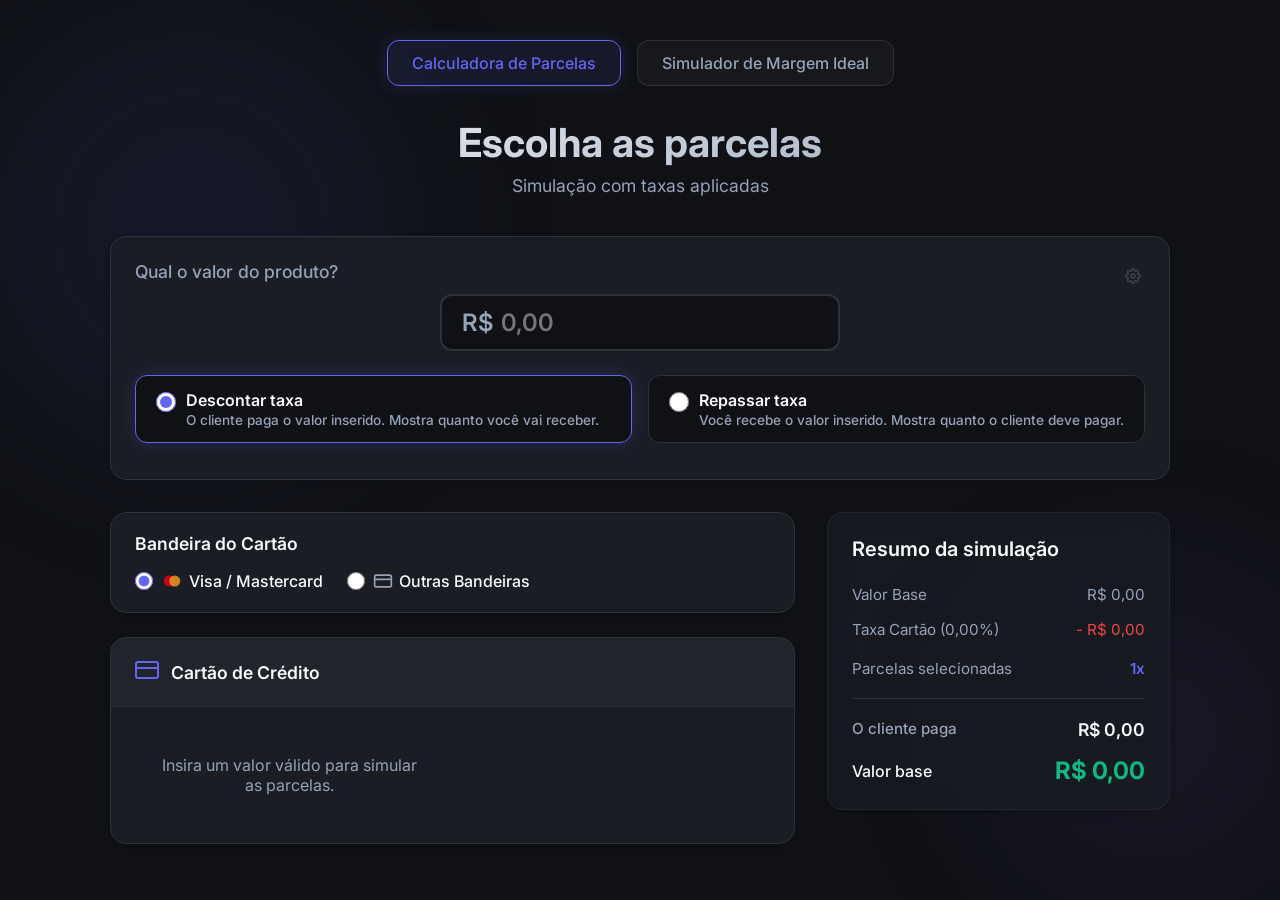
<file: index.html>
<!DOCTYPE html>
<html lang="pt-BR">
<head>
    <meta charset="UTF-8">
    <meta name="viewport" content="width=device-width, initial-scale=1.0">
    <title>Calculadora de Parcelas</title>
    <link href="https://fonts.googleapis.com/css2?family=Inter:wght@300;400;500;600;700&display=swap" rel="stylesheet">
    <link rel="stylesheet" href="styles.css">
    <link rel="stylesheet" href="simulator.css">
</head>
<body>
    <div class="app-background">
        <div class="glow glow-1"></div>
        <div class="glow glow-2"></div>
    </div>

    <div class="app-container">
        <!-- Navigation Tabs -->
        <nav class="nav-tabs fade-in">
            <a href="index.html" class="tab-link active">Calculadora de Parcelas</a>
            <a href="simulator.html" class="tab-link">Simulador de Margem Ideal</a>
        </nav>

        <header class="app-header fade-in">
            <h1>Escolha as parcelas</h1>
            <p>Simulação com taxas aplicadas</p>
        </header>
        
        <main class="main-content">
            <div class="input-section fade-in" style="animation-delay: 0.1s;">
                <div style="display: flex; justify-content: space-between; align-items: center; width: 100%;">
                    <label for="amount">Qual o valor do produto?</label>
                    <button id="toggle-extra-btn" title="Configurações Avançadas" style="background: none; border: none; cursor: pointer; color: var(--text-secondary); opacity: 0.3; transition: opacity 0.3s; padding: 4px;">
                        <svg xmlns="http://www.w3.org/2000/svg" width="16" height="16" viewBox="0 0 24 24" fill="none" stroke="currentColor" stroke-width="2" stroke-linecap="round" stroke-linejoin="round"><circle cx="12" cy="12" r="3"></circle><path d="M19.4 15a1.65 1.65 0 0 0 .33 1.82l.06.06a2 2 0 0 1 0 2.83 2 2 0 0 1-2.83 0l-.06-.06a1.65 1.65 0 0 0-1.82-.33 1.65 1.65 0 0 0-1 1.51V21a2 2 0 0 1-2 2 2 2 0 0 1-2-2v-.09A1.65 1.65 0 0 0 9 19.4a1.65 1.65 0 0 0-1.82.33l-.06.06a2 2 0 0 1-2.83 0 2 2 0 0 1 0-2.83l.06-.06a1.65 1.65 0 0 0 .33-1.82 1.65 1.65 0 0 0-1.51-1H3a2 2 0 0 1-2-2 2 2 0 0 1 2-2h.09A1.65 1.65 0 0 0 4.6 9a1.65 1.65 0 0 0-.33-1.82l-.06-.06a2 2 0 0 1 0-2.83 2 2 0 0 1 2.83 0l.06.06a1.65 1.65 0 0 0 1.82.33H9a1.65 1.65 0 0 0 1-1.51V3a2 2 0 0 1 2-2 2 2 0 0 1 2 2v.09a1.65 1.65 0 0 0 1 1.51 1.65 1.65 0 0 0 1.82-.33l.06-.06a2 2 0 0 1 2.83 0 2 2 0 0 1 0 2.83l-.06.06a1.65 1.65 0 0 0-.33 1.82V9a1.65 1.65 0 0 0 1.51 1H21a2 2 0 0 1 2 2 2 2 0 0 1-2 2h-.09a1.65 1.65 0 0 0-1.51 1z"></path></svg>
                    </button>
                </div>
                <div class="input-wrapper">
                    <span class="currency-symbol">R$</span>
                    <input type="number" id="amount" placeholder="0,00" step="0.01">
                </div>

                <!-- Novo campo de Taxa Adicional (Escondido e Controlado pelo botão acima) -->
                <div id="advanced-settings" style="display: none; width: 100%; animation: fadeIn 0.3s ease; border-top: 1px dashed var(--border-color); margin-top: 24px; padding-top: 24px;">
                    <div id="extra-tax-container" style="display: flex; flex-direction: column; align-items: center; width: 100%;">
                        <label for="extra-tax" style="font-size: 0.95rem; margin-bottom: 4px;">Adicionar taxa extra? (Opcional)</label>
                        <span style="font-size: 0.75rem; color: var(--text-secondary); margin-bottom: 12px; max-width: 80%; line-height: 1.3; text-align: center;">Essa taxa será repassada ao cliente final.</span>
                        
                        <div class="extra-tax-options" style="display: flex; gap: 16px; margin-bottom: 16px; font-size: 0.85rem; flex-wrap: wrap; justify-content: center;">
                            <label style="display: flex; align-items: center; gap: 6px; cursor: pointer;">
                                <input type="radio" name="extra_type" value="percent_total" checked style="width: 16px; height: 16px; accent-color: var(--primary);"> 
                                <span style="font-weight: 500;">% no Total</span>
                            </label>
                            <label style="display: flex; align-items: center; gap: 6px; cursor: pointer;">
                                <input type="radio" name="extra_type" value="percent_installment" style="width: 16px; height: 16px; accent-color: var(--primary);"> 
                                <span style="font-weight: 500;">% por Parcela</span>
                            </label>
                        </div>

                        <div class="input-wrapper" style="max-width: 200px; padding: 10px 16px;">
                            <input type="number" id="extra-tax" placeholder="0" step="0.01" style="text-align: right;">
                            <span class="currency-symbol" style="margin-left: 6px; margin-right: 0;">%</span>
                        </div>
                    </div>
                </div>

                <!-- Toggle de Descontar/Repassar -->
                <div class="tax-mode-toggle" style="margin-top: 24px; display: flex; gap: 16px; flex-wrap: wrap; justify-content: center; width: 100%;">
                    <label class="mode-radio" style="display: flex; align-items: flex-start; gap: 10px; cursor: pointer; background: var(--bg-base); padding: 14px 20px; border-radius: var(--radius-md); border: 1px solid var(--primary); box-shadow: var(--shadow-glow); flex: 1; min-width: 240px; transition: all 0.2s;">
                        <input type="radio" name="tax_mode" value="discount" checked style="width: 20px; height: 20px; accent-color: var(--primary); margin-top: 2px;">
                        <div style="display: flex; flex-direction: column; text-align: left;">
                            <span style="font-weight: 600; font-size: 1rem; color: var(--text-primary); margin-bottom: 2px;">Descontar taxa</span>
                            <span style="font-size: 0.85rem; color: var(--text-secondary);">O cliente paga o valor inserido. Mostra quanto você vai receber.</span>
                        </div>
                    </label>
                    <label class="mode-radio" style="display: flex; align-items: flex-start; gap: 10px; cursor: pointer; background: var(--bg-base); padding: 14px 20px; border-radius: var(--radius-md); border: 1px solid var(--border-color); flex: 1; min-width: 240px; transition: all 0.2s;">
                        <input type="radio" name="tax_mode" value="add" style="width: 20px; height: 20px; accent-color: var(--primary); margin-top: 2px;">
                        <div style="display: flex; flex-direction: column; text-align: left;">
                            <span style="font-weight: 600; font-size: 1rem; color: var(--text-primary); margin-bottom: 2px;">Repassar taxa</span>
                            <span style="font-size: 0.85rem; color: var(--text-secondary);">Você recebe o valor inserido. Mostra quanto o cliente deve pagar.</span>
                        </div>
                    </label>
                </div>
            </div>

            <div class="layout-grid">
                <!-- Left side: Installments -->
                <div class="left-column">
                    <div class="brand-selection fade-in" style="animation-delay: 0.15s; margin-bottom: 24px; background: var(--bg-surface); padding: 20px 24px; border-radius: var(--radius-lg); border: 1px solid var(--border-color); box-shadow: var(--shadow-sm);">
                        <label style="display: block; margin-bottom: 16px; font-weight: 600; color: var(--text-primary); font-size: 1.1rem;">Bandeira do Cartão</label>
                        <div style="display: flex; gap: 24px; flex-wrap: wrap;">
                            <label class="brand-radio" style="display: flex; align-items: center; gap: 6px; cursor: pointer;">
                                <input type="radio" name="card_brand" value="visa_master" checked style="width: 18px; height: 18px; accent-color: var(--primary);">
                                <div style="display: flex; align-items: center; margin-left: 2px;">
                                    <svg viewBox="0 0 24 24" width="22" height="22" xmlns="http://www.w3.org/2000/svg">
                                        <circle cx="9" cy="12" r="6" fill="#eb001b" fill-opacity="0.8"/>
                                        <circle cx="15" cy="12" r="6" fill="#f79e1b" fill-opacity="0.8"/>
                                    </svg>
                                </div>
                                <span style="font-weight: 500;">Visa / Mastercard</span>
                            </label>
                            <label class="brand-radio" style="display: flex; align-items: center; gap: 6px; cursor: pointer;">
                                <input type="radio" name="card_brand" value="other" style="width: 18px; height: 18px; accent-color: var(--primary);">
                                <div style="display: flex; align-items: center; margin-left: 2px; color: var(--text-secondary);">
                                    <svg xmlns="http://www.w3.org/2000/svg" width="20" height="20" viewBox="0 0 24 24" fill="none" stroke="currentColor" stroke-width="2" stroke-linecap="round" stroke-linejoin="round"><rect x="2" y="5" width="20" height="14" rx="2" ry="2"></rect><line x1="2" y1="10" x2="22" y2="10"></line></svg>
                                </div>
                                <span style="font-weight: 500;">Outras Bandeiras</span>
                            </label>
                        </div>
                    </div>

                    <section class="installments-section fade-in" style="animation-delay: 0.2s;">
                    <div class="card-header">
                        <div class="card-icon">
                            <!-- SVG for credit card -->
                            <svg xmlns="http://www.w3.org/2000/svg" width="24" height="24" viewBox="0 0 24 24" fill="none" stroke="currentColor" stroke-width="2" stroke-linecap="round" stroke-linejoin="round"><rect x="1" y="4" width="22" height="16" rx="2" ry="2"></rect><line x1="1" y1="10" x2="23" y2="10"></line></svg>
                        </div>
                        <span class="card-brand">Cartão de Crédito</span>
                    </div>
                    <div class="installments-grid" id="installments-container">
                        <!-- Filled by JS -->
                    </div>
                    </section>
                </div>
                
                <!-- Right side: Summary -->
                <aside class="summary-section fade-in" style="animation-delay: 0.3s;">
                    <div class="summary-card glassmorphism" id="summary-card">
                        <h2>Resumo da simulação</h2>
                        <div class="summary-details">
                            <div class="summary-row">
                                <span>Valor Base</span>
                                <span id="summary-product">R$ 0,00</span>
                            </div>
                            <div class="summary-row">
                                <span id="summary-tax-label">Taxas (0%)</span>
                                <span id="summary-tax-value" style="color: #ef4444;">- R$ 0,00</span>
                            </div>
                            <div class="summary-row" style="margin-top: 4px;">
                                <span>Parcelas selecionadas</span>
                                <span id="summary-installments" style="font-weight: 600; color: var(--primary);">1x</span>
                            </div>
                        </div>
                        
                        <div class="summary-divider"></div>
                        
                        <div class="summary-row" style="margin-bottom: 16px;">
                            <span style="font-weight: 500;">O cliente paga</span>
                            <span id="summary-buyer" style="font-weight: 600; color: var(--text-primary); font-size: 1.1rem;">R$ 0,00</span>
                        </div>
                        
                        <div class="summary-total" style="margin-bottom: 0;">
                            <span>Valor a receber</span>
                            <div class="total-price-wrapper">
                                <span id="summary-seller" class="total-price-value" style="color: var(--success);">R$ 0,00</span>
                            </div>
                        </div>
                    </div>
                </aside>
            </div>
        </main>
    </div>
    
    <script src="script.js"></script>
</body>
</html>
</file>
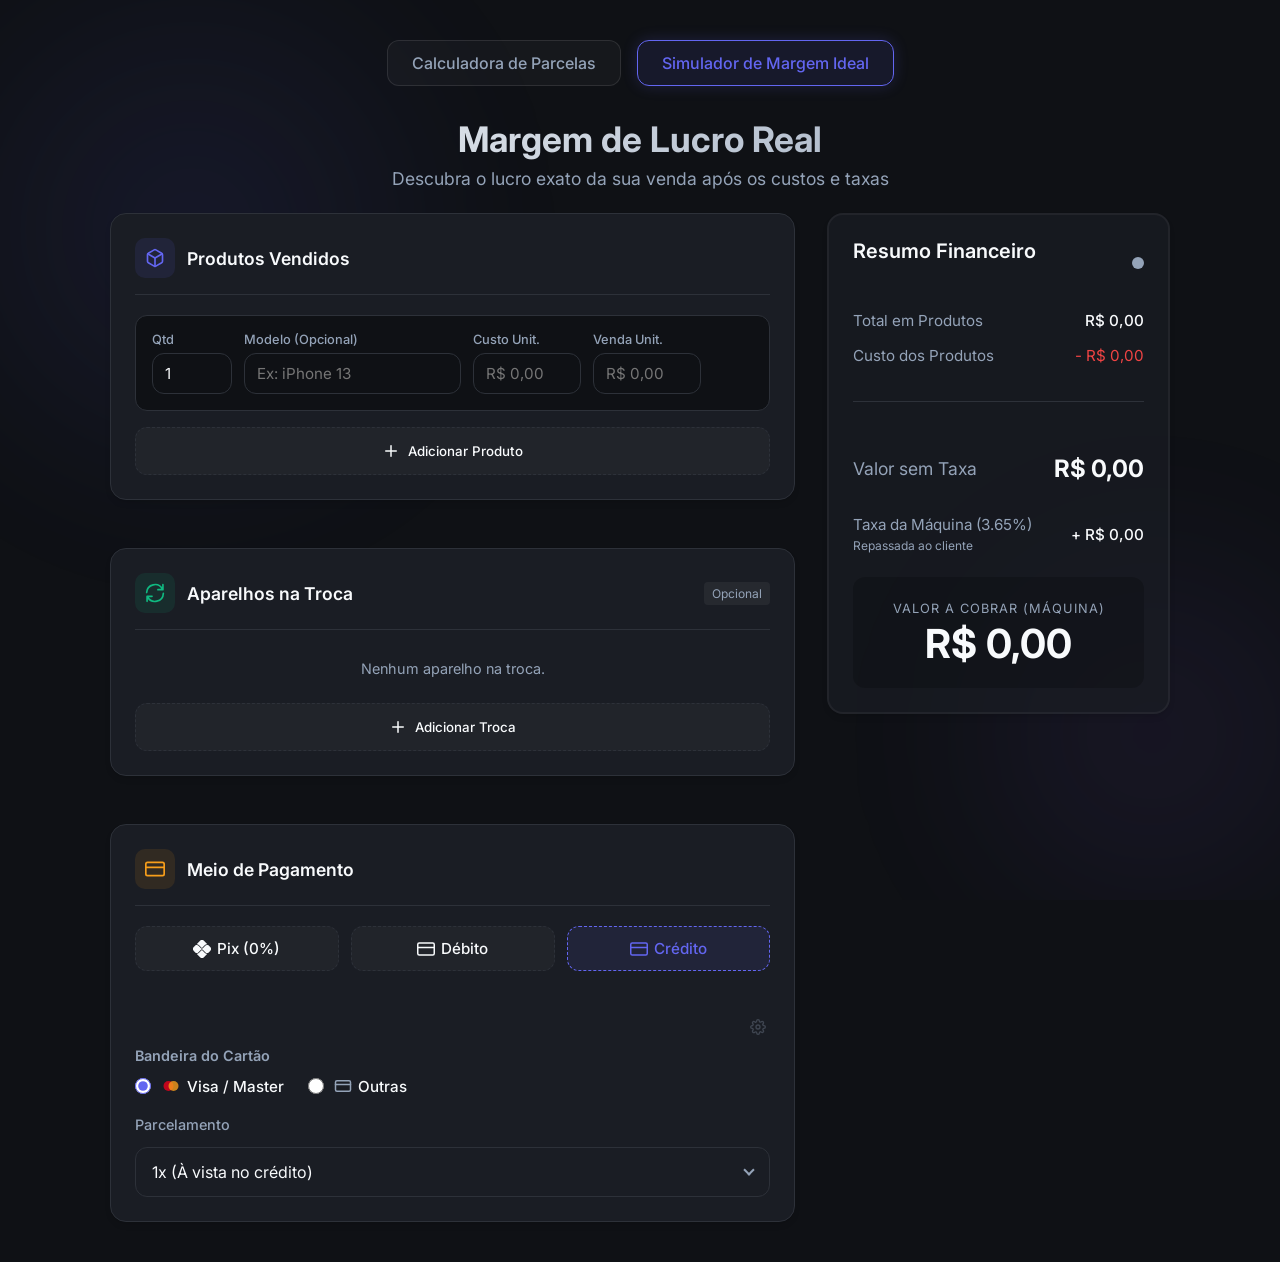
<file: simulator.html>
<!DOCTYPE html>
<html lang="pt-BR">

<head>
    <meta charset="UTF-8">
    <meta name="viewport" content="width=device-width, initial-scale=1.0">
    <title>Simulador de Margem de Lucro</title>
    <link href="https://fonts.googleapis.com/css2?family=Inter:wght@300;400;500;600;700&display=swap" rel="stylesheet">
    <link rel="stylesheet" href="styles.css">
    <link rel="stylesheet" href="simulator.css">
</head>

<body>
    <div class="app-background">
        <div class="glow glow-1"></div>
        <div class="glow glow-2"></div>
    </div>

    <div class="app-container">
        <!-- Navigation Tabs -->
        <nav class="nav-tabs fade-in">
            <a href="index.html" class="tab-link">Calculadora de Parcelas</a>
            <a href="simulator.html" class="tab-link active">Simulador de Margem Ideal</a>
        </nav>

        <header class="app-header fade-in" style="animation-delay: 0.1s; margin-bottom: 24px;">
            <h1 style="font-size: 2.2rem;">Margem de Lucro Real</h1>
            <p>Descubra o lucro exato da sua venda após os custos e taxas</p>
        </header>

        <main class="main-content">
            <div class="layout-grid">
                <!-- Left side: Form -->
                <div class="left-column simulator-left fade-in" style="animation-delay: 0.2s;">

                    <!-- Products Section -->
                    <section class="simulator-section">
                        <div class="section-header">
                            <div class="icon-wrapper">
                                <svg xmlns="http://www.w3.org/2000/svg" width="20" height="20" viewBox="0 0 24 24"
                                    fill="none" stroke="currentColor" stroke-width="2" stroke-linecap="round"
                                    stroke-linejoin="round">
                                    <path
                                        d="M21 16V8a2 2 0 0 0-1-1.73l-7-4a2 2 0 0 0-2 0l-7 4A2 2 0 0 0 3 8v8a2 2 0 0 0 1 1.73l7 4a2 2 0 0 0 2 0l7-4A2 2 0 0 0 21 16z">
                                    </path>
                                    <polyline points="3.27 6.96 12 12.01 20.73 6.96"></polyline>
                                    <line x1="12" y1="22.08" x2="12" y2="12"></line>
                                </svg>
                            </div>
                            <h2>Produtos Vendidos</h2>
                        </div>

                        <div id="products-container" class="items-container">
                            <!-- JS vai preencher as linhas de produtos aqui -->
                        </div>

                        <button id="add-product-btn" class="btn-secondary mt-16">
                            <svg xmlns="http://www.w3.org/2000/svg" width="18" height="18" viewBox="0 0 24 24"
                                fill="none" stroke="currentColor" stroke-width="2" stroke-linecap="round"
                                stroke-linejoin="round">
                                <line x1="12" y1="5" x2="12" y2="19"></line>
                                <line x1="5" y1="12" x2="19" y2="12"></line>
                            </svg>
                            Adicionar Produto
                        </button>
                    </section>

                    <!-- Trade-in Section -->
                    <section class="simulator-section mt-24">
                        <div class="section-header">
                            <div class="icon-wrapper"
                                style="color: var(--success); background: rgba(16, 185, 129, 0.1);">
                                <svg xmlns="http://www.w3.org/2000/svg" width="20" height="20" viewBox="0 0 24 24"
                                    fill="none" stroke="currentColor" stroke-width="2" stroke-linecap="round"
                                    stroke-linejoin="round">
                                    <path
                                        d="M21.5 2v6h-6M2.5 22v-6h6M2 11.5a10 10 0 0 1 18.8-4.3M22 12.5a10 10 0 0 1-18.8 4.3" />
                                </svg>
                            </div>
                            <h2>Aparelhos na Troca</h2>
                            <span class="optional-badge">Opcional</span>
                        </div>

                        <div id="tradein-container" class="items-container">
                            <!-- JS vai preencher as linhas de retoma aqui -->
                        </div>

                        <button id="add-tradein-btn" class="btn-secondary mt-16">
                            <svg xmlns="http://www.w3.org/2000/svg" width="18" height="18" viewBox="0 0 24 24"
                                fill="none" stroke="currentColor" stroke-width="2" stroke-linecap="round"
                                stroke-linejoin="round">
                                <line x1="12" y1="5" x2="12" y2="19"></line>
                                <line x1="5" y1="12" x2="19" y2="12"></line>
                            </svg>
                            Adicionar Troca
                        </button>
                    </section>

                    <!-- Payment Fees Section -->
                    <section class="simulator-section mt-24">
                        <div class="section-header">
                            <div class="icon-wrapper" style="color: #f79e1b; background: rgba(247, 158, 27, 0.1);">
                                <svg xmlns="http://www.w3.org/2000/svg" width="20" height="20" viewBox="0 0 24 24"
                                    fill="none" stroke="currentColor" stroke-width="2" stroke-linecap="round"
                                    stroke-linejoin="round">
                                    <rect x="1" y="4" width="22" height="16" rx="2" ry="2"></rect>
                                    <line x1="1" y1="10" x2="23" y2="10"></line>
                                </svg>
                            </div>
                            <h2>Meio de Pagamento</h2>
                        </div>

                        <div class="payment-setup">
                            <!-- Payment Method Selection -->
                            <div class="payment-methods" style="margin-bottom: 24px; display: flex; gap: 12px;">
                                <button class="btn-secondary payment-method-btn" data-method="pix"
                                    style="flex: 1; padding: 12px; font-size: 0.95rem; display: flex; align-items: center; justify-content: center; gap: 6px;">
                                    <svg width="18" height="18" viewBox="0 0 24 24" fill="currentColor"
                                        xmlns="http://www.w3.org/2000/svg">
                                        <path
                                            d="M5.283 18.36a3.505 3.505 0 0 0 2.493-1.032l3.6-3.6a.684.684 0 0 1 .946 0l3.613 3.613a3.504 3.504 0 0 0 2.493 1.032h.71l-4.56 4.56a3.647 3.647 0 0 1-5.156 0L4.85 18.36ZM18.428 5.627a3.505 3.505 0 0 0-2.493 1.032l-3.613 3.614a.67.67 0 0 1-.946 0l-3.6-3.6A3.505 3.505 0 0 0 5.283 5.64h-.434l4.573-4.572a3.646 3.646 0 0 1 5.156 0l4.559 4.559ZM1.068 9.422 3.79 6.699h1.492a2.483 2.483 0 0 1 1.744.722l3.6 3.6a1.73 1.73 0 0 0 2.443 0l3.614-3.613a2.482 2.482 0 0 1 1.744-.723h1.767l2.737 2.737a3.646 3.646 0 0 1 0 5.156l-2.736 2.736h-1.768a2.482 2.482 0 0 1-1.744-.722l-3.613-3.613a1.77 1.77 0 0 0-2.444 0l-3.6 3.6a2.483 2.483 0 0 1-1.744.722H3.791l-2.723-2.723a3.646 3.646 0 0 1 0-5.156" />
                                    </svg>
                                    Pix (0%)
                                </button>
                                <button class="btn-secondary payment-method-btn" data-method="debito"
                                    style="flex: 1; padding: 12px; font-size: 0.95rem; display: flex; align-items: center; justify-content: center; gap: 6px;">
                                    <svg xmlns="http://www.w3.org/2000/svg" width="18" height="18" viewBox="0 0 24 24"
                                        fill="none" stroke="currentColor" stroke-width="2" stroke-linecap="round"
                                        stroke-linejoin="round">
                                        <rect x="1" y="4" width="22" height="16" rx="2" ry="2"></rect>
                                        <line x1="1" y1="10" x2="23" y2="10"></line>
                                    </svg>
                                    Débito
                                </button>
                                <button class="btn-secondary payment-method-btn active" data-method="credito"
                                    style="flex: 1; padding: 12px; font-size: 0.95rem; border-color: var(--primary); background: rgba(99, 102, 241, 0.1); color: var(--primary); display: flex; align-items: center; justify-content: center; gap: 6px;">
                                    <svg xmlns="http://www.w3.org/2000/svg" width="18" height="18" viewBox="0 0 24 24"
                                        fill="none" stroke="currentColor" stroke-width="2" stroke-linecap="round"
                                        stroke-linejoin="round">
                                        <rect x="1" y="4" width="22" height="16" rx="2" ry="2"></rect>
                                        <line x1="1" y1="10" x2="23" y2="10"></line>
                                    </svg>
                                    Crédito
                                </button>
                            </div>

                            <!-- Conditionally Visible Credit Options -->
                            <div id="credit-options-container"
                                style="display: flex; flex-direction: column; gap: 20px;">
                                
                                <div style="display: flex; justify-content: flex-end; align-items: center; width: 100%; margin-bottom: -15px; position: relative; z-index: 10;">
                                    <button id="toggle-extra-btn" title="Configurações Avançadas" style="background: none; border: none; cursor: pointer; color: var(--text-secondary); opacity: 0.3; transition: opacity 0.3s; padding: 4px;">
                                        <svg xmlns="http://www.w3.org/2000/svg" width="16" height="16" viewBox="0 0 24 24" fill="none" stroke="currentColor" stroke-width="2" stroke-linecap="round" stroke-linejoin="round"><circle cx="12" cy="12" r="3"></circle><path d="M19.4 15a1.65 1.65 0 0 0 .33 1.82l.06.06a2 2 0 0 1 0 2.83 2 2 0 0 1-2.83 0l-.06-.06a1.65 1.65 0 0 0-1.82-.33 1.65 1.65 0 0 0-1 1.51V21a2 2 0 0 1-2 2 2 2 0 0 1-2-2v-.09A1.65 1.65 0 0 0 9 19.4a1.65 1.65 0 0 0-1.82.33l-.06.06a2 2 0 0 1-2.83 0 2 2 0 0 1 0-2.83l.06-.06a1.65 1.65 0 0 0 .33-1.82 1.65 1.65 0 0 0-1.51-1H3a2 2 0 0 1-2-2 2 2 0 0 1 2-2h.09A1.65 1.65 0 0 0 4.6 9a1.65 1.65 0 0 0-.33-1.82l-.06-.06a2 2 0 0 1 0-2.83 2 2 0 0 1 2.83 0l.06.06a1.65 1.65 0 0 0 1.82.33H9a1.65 1.65 0 0 0 1-1.51V3a2 2 0 0 1 2-2 2 2 0 0 1 2 2v.09a1.65 1.65 0 0 0 1 1.51 1.65 1.65 0 0 0 1.82-.33l.06-.06a2 2 0 0 1 2.83 0 2 2 0 0 1 0 2.83l-.06.06a1.65 1.65 0 0 0-.33 1.82V9a1.65 1.65 0 0 0 1.51 1H21a2 2 0 0 1 2 2 2 2 0 0 1-2 2h-.09a1.65 1.65 0 0 0-1.51 1z"></path></svg>
                                    </button>
                                </div>
                                
                                <!-- Brand Selection -->
                                <div class="brand-selection">
                                    <label
                                        style="display: block; margin-bottom: 12px; font-weight: 600; font-size: 0.9rem; color: var(--text-secondary);">Bandeira
                                        do Cartão</label>
                                    <div style="display: flex; gap: 24px; flex-wrap: wrap;">
                                        <label class="brand-radio"
                                            style="display: flex; align-items: center; gap: 6px; cursor: pointer;">
                                            <input type="radio" name="card_brand" id="brand-visa-master"
                                                value="visa_master" checked
                                                style="width: 16px; height: 16px; accent-color: var(--primary);">
                                            <div style="display: flex; align-items: center; margin-left: 4px;">
                                                <svg viewBox="0 0 24 24" width="20" height="20"
                                                    xmlns="http://www.w3.org/2000/svg">
                                                    <circle cx="9" cy="12" r="6" fill="#eb001b" fill-opacity="0.8" />
                                                    <circle cx="15" cy="12" r="6" fill="#f79e1b" fill-opacity="0.8" />
                                                </svg>
                                            </div>
                                            <span style="font-size: 0.95rem; font-weight: 500;">Visa / Master</span>
                                        </label>
                                        <label class="brand-radio"
                                            style="display: flex; align-items: center; gap: 6px; cursor: pointer;">
                                            <input type="radio" name="card_brand" id="brand-other" value="other"
                                                style="width: 16px; height: 16px; accent-color: var(--primary);">
                                            <div
                                                style="display: flex; align-items: center; margin-left: 4px; color: var(--text-secondary);">
                                                <svg xmlns="http://www.w3.org/2000/svg" width="18" height="18"
                                                    viewBox="0 0 24 24" fill="none" stroke="currentColor"
                                                    stroke-width="2" stroke-linecap="round" stroke-linejoin="round">
                                                    <rect x="2" y="5" width="20" height="14" rx="2" ry="2"></rect>
                                                    <line x1="2" y1="10" x2="22" y2="10"></line>
                                                </svg>
                                            </div>
                                            <span style="font-size: 0.95rem; font-weight: 500;">Outras</span>
                                        </label>
                                    </div>
                                </div>

                                <!-- Installment Selection (Custom Dropdown) -->
                                <div class="form-group" style="flex: 1;">
                                    <label
                                        style="font-size: 0.9rem; color: var(--text-secondary); margin-bottom: 8px; display: block;">Parcelamento</label>
                                    <div class="custom-select" id="installment-custom-select">
                                        <div class="select-selected">1x (À vista no crédito)</div>
                                        <div class="select-items select-hide">
                                            <div data-value="1" class="same-as-selected">1x (À vista no crédito)</div>
                                            <div data-value="2">2x</div>
                                            <div data-value="3">3x</div>
                                            <div data-value="4">4x</div>
                                            <div data-value="5">5x</div>
                                            <div data-value="6">6x</div>
                                            <div data-value="7">7x</div>
                                            <div data-value="8">8x</div>
                                            <div data-value="9">9x</div>
                                            <div data-value="10">10x</div>
                                            <div data-value="11">11x</div>
                                            <div data-value="12">12x</div>
                                            <div data-value="13">13x</div>
                                            <div data-value="14">14x</div>
                                            <div data-value="15">15x</div>
                                            <div data-value="16">16x</div>
                                            <div data-value="17">17x</div>
                                            <div data-value="18">18x</div>
                                        </div>
                                    </div>
                                </div>

                                <!-- Novo campo de Taxa Adicional (Escondido e Controlado pelo botão acima) -->
                                <div id="advanced-settings" style="display: none; width: 100%; animation: fadeIn 0.3s ease; border-top: 1px dashed var(--border-color); margin-top: 10px; padding-top: 24px;">
                                    <div id="extra-tax-container" style="display: flex; flex-direction: column; align-items: center; width: 100%;">
                                        <label for="extra-tax" style="font-size: 0.95rem; margin-bottom: 4px;">Adicionar taxa extra? (Opcional)</label>
                                        <span style="font-size: 0.75rem; color: var(--text-secondary); margin-bottom: 12px; max-width: 80%; line-height: 1.3; text-align: center;">Essa taxa será repassada ao cliente final.</span>
                                        
                                        <div class="extra-tax-options" style="display: flex; gap: 16px; margin-bottom: 16px; font-size: 0.85rem; flex-wrap: wrap; justify-content: center;">
                                            <label style="display: flex; align-items: center; gap: 6px; cursor: pointer;">
                                                <input type="radio" name="extra_type" value="percent_total" checked style="width: 16px; height: 16px; accent-color: var(--primary);"> 
                                                <span style="font-weight: 500;">% no Total</span>
                                            </label>
                                            <label style="display: flex; align-items: center; gap: 6px; cursor: pointer;">
                                                <input type="radio" name="extra_type" value="percent_installment" style="width: 16px; height: 16px; accent-color: var(--primary);"> 
                                                <span style="font-weight: 500;">% por Parcela</span>
                                            </label>
                                        </div>

                                        <div class="input-wrapper" style="max-width: 200px; padding: 10px 16px;">
                                            <input type="number" id="extra-tax" placeholder="0" step="0.01" style="text-align: right;">
                                            <span class="currency-symbol" style="margin-left: 6px; margin-right: 0;">%</span>
                                        </div>
                                    </div>
                                </div>
                            </div>
                        </div>
                    </section>

                </div>

                <!-- Right side: Summary Dashboard -->
                <aside class="summary-section fade-in" style="animation-delay: 0.3s;">
                    <!-- The color of this card will change dynamically via JS -->
                    <div class="summary-card glassmorphism profit-dashboard" id="profit-dashboard">
                        <div class="dashboard-header">
                            <h2>Resumo Financeiro</h2>
                            <div id="health-indicator" class="health-pulse"></div>
                        </div>

                        <div class="summary-details">
                            <div class="summary-row">
                                <span>Total em Produtos</span>
                                <span id="sum-sales" style="color: var(--text-primary); font-weight: 500;">R$
                                    0,00</span>
                            </div>
                            <div class="summary-row">
                                <span>Custo dos Produtos</span>
                                <span id="sum-costs" style="color: #ef4444;">- R$ 0,00</span>
                            </div>
                            <div class="summary-row" id="row-tradein" style="display: none;">
                                <span>Aparelhos na Troca</span>
                                <span id="sum-tradein" style="color: var(--success);">(Abate) R$ 0,00</span>
                            </div>

                            <div class="summary-divider"></div>

                            <div class="summary-row"
                                style="margin-bottom: 16px; margin-top: 16px; align-items: center;">
                                <span style="font-size: 1.1rem; color: var(--text-secondary);">Valor sem Taxa</span>
                                <span id="base-amount"
                                    style="color: var(--text-primary); font-weight: 700; font-size: 1.5rem;">R$
                                    0,00</span>
                            </div>

                            <div class="summary-row" style="align-items: center;">
                                <div style="display: flex; flex-direction: column; gap: 4px;">
                                    <span>Taxa da Máquina (<span id="active-fee-label">0%</span>)</span>
                                    <span style="font-size: 0.75rem; color: var(--text-secondary);">Repassada ao
                                        cliente</span>
                                </div>
                                <span id="sum-fees" style="color: var(--text-primary); font-weight: 500;">+ R$
                                    0,00</span>
                            </div>
                        </div>

                        <div class="profit-highlight">
                            <span class="profit-label">VALOR A COBRAR (MÁQUINA)</span>
                            <div class="profit-value-wrapper">
                                <span id="card-amount" class="profit-value">R$ 0,00</span>
                            </div>
                        </div>

                        <div id="alert-message" class="alert-message" style="display: none;">
                            Atenção: Você está tendo prejuízo nesta venda!
                        </div>
                    </div>
                </aside>
            </div>
        </main>
    </div>

    <script src="simulator.js"></script>
</body>

</html>
</file>
<file: styles.css>
:root {
    --bg-base: #0f1115;
    --bg-surface: #1a1d24;
    --bg-surface-hover: #242831;
    --border-color: #2d3139;
    --primary: #6366f1;
    --primary-hover: #4f46e5;
    --text-primary: #f8fafc;
    --text-secondary: #94a3b8;
    --success: #10b981;
    --radius-lg: 16px;
    --radius-md: 12px;
    --shadow-sm: 0 4px 6px -1px rgba(0, 0, 0, 0.1), 0 2px 4px -1px rgba(0, 0, 0, 0.06);
    --shadow-glow: 0 0 20px rgba(99, 102, 241, 0.2);
}

* {
    margin: 0;
    padding: 0;
    box-sizing: border-box;
    font-family: 'Inter', sans-serif;
}

body {
    background-color: var(--bg-base);
    color: var(--text-primary);
    min-height: 100vh;
    display: flex;
    justify-content: center;
    position: relative;
    overflow-x: hidden;
}

/* Background Effects */
.app-background {
    position: fixed;
    top: 0;
    left: 0;
    width: 100vw;
    height: 100vh;
    z-index: -1;
    overflow: hidden;
}

.glow {
    position: absolute;
    border-radius: 50%;
    filter: blur(80px);
    opacity: 0.4;
}

.glow-1 {
    top: -10%;
    left: -10%;
    width: 50vw;
    height: 50vw;
    background: radial-gradient(circle, rgba(99,102,241,0.3) 0%, rgba(15,17,21,0) 70%);
}

.glow-2 {
    bottom: -10%;
    right: -10%;
    width: 40vw;
    height: 40vw;
    background: radial-gradient(circle, rgba(139,92,246,0.25) 0%, rgba(15,17,21,0) 70%);
}

/* App Container */
.app-container {
    width: 100%;
    max-width: 1100px;
    padding: 40px 20px;
}

.app-header {
    margin-bottom: 40px;
    text-align: center;
}

.app-header h1 {
    font-size: 2.5rem;
    font-weight: 700;
    margin-bottom: 8px;
    background: linear-gradient(135deg, #f8fafc 0%, #94a3b8 100%);
    -webkit-background-clip: text;
    -webkit-text-fill-color: transparent;
}

.app-header p {
    color: var(--text-secondary);
    font-size: 1.1rem;
}

/* Amount Input Section */
.input-section {
    background: var(--bg-surface);
    border: 1px solid var(--border-color);
    border-radius: var(--radius-lg);
    padding: 24px;
    margin-bottom: 32px;
    box-shadow: var(--shadow-sm);
    display: flex;
    flex-direction: column;
    align-items: center;
    text-align: center;
}

.input-section label {
    font-weight: 500;
    color: var(--text-secondary);
    margin-bottom: 12px;
    font-size: 1.1rem;
}

.input-wrapper {
    position: relative;
    display: flex;
    align-items: center;
    background: var(--bg-base);
    border: 2px solid var(--border-color);
    border-radius: var(--radius-md);
    padding: 12px 20px;
    width: 100%;
    max-width: 400px;
    transition: all 0.3s ease;
}

.input-wrapper:focus-within {
    border-color: var(--primary);
    box-shadow: var(--shadow-glow);
}

.currency-symbol {
    color: var(--text-secondary);
    font-size: 1.5rem;
    font-weight: 600;
    margin-right: 8px;
}

.input-wrapper input {
    background: transparent;
    border: none;
    color: var(--text-primary);
    font-size: 1.5rem;
    font-weight: 600;
    width: 100%;
    outline: none;
}

/* Chrome, Safari, Edge, Opera */
input::-webkit-outer-spin-button,
input::-webkit-inner-spin-button {
  -webkit-appearance: none;
  margin: 0;
}
input[type=number] {
  -moz-appearance: textfield;
}

/* Layout Grid */
.layout-grid {
    display: grid;
    grid-template-columns: 2fr 1fr;
    gap: 32px;
}

@media (max-width: 860px) {
    .layout-grid {
        grid-template-columns: 1fr;
    }
}

/* Left Section */
.installments-section {
    background: var(--bg-surface);
    border: 1px solid var(--border-color);
    border-radius: var(--radius-lg);
    overflow: hidden;
    box-shadow: var(--shadow-sm);
}

.card-header {
    background: rgba(255, 255, 255, 0.03);
    padding: 20px 24px;
    border-bottom: 1px solid var(--border-color);
    display: flex;
    align-items: center;
    gap: 12px;
}

.card-icon svg {
    color: var(--primary);
}

.card-brand {
    font-weight: 600;
    font-size: 1.1rem;
    color: var(--text-primary);
}

/* Installments Grid */
.installments-grid {
    display: grid;
    grid-template-columns: repeat(2, 1fr);
    gap: 16px;
    padding: 24px;
}

@media (max-width: 600px) {
    .installments-grid {
        grid-template-columns: 1fr;
    }
}

.installment-item {
    border: 1px solid var(--border-color);
    border-radius: var(--radius-md);
    padding: 16px;
    cursor: pointer;
    transition: all 0.2s;
    background: var(--bg-base);
}

.installment-item:hover {
    border-color: var(--primary);
    background-color: var(--bg-surface-hover);
}

.installment-label {
    display: flex;
    justify-content: space-between;
    align-items: center;
    cursor: pointer;
    width: 100%;
    height: 100%;
}

.radio-container {
    display: flex;
    align-items: center;
    gap: 16px;
}

/* Custom Radio */
.radio-input {
    display: none;
}

.radio-custom {
    width: 20px;
    height: 20px;
    border-radius: 50%;
    border: 2px solid var(--text-secondary);
    position: relative;
    transition: all 0.2s ease;
    flex-shrink: 0;
}

.radio-input:checked + .radio-custom {
    border-color: var(--primary);
}

.radio-input:checked + .radio-custom::after {
    content: '';
    width: 10px;
    height: 10px;
    background: var(--primary);
    border-radius: 50%;
    position: absolute;
    top: 50%;
    left: 50%;
    transform: translate(-50%, -50%);
    box-shadow: 0 0 8px var(--primary);
}

.installment-details {
    display: flex;
    flex-direction: column;
}

.installment-title {
    font-size: 1.05rem;
    font-weight: 500;
}

.installment-interest {
    font-size: 0.85rem;
    color: var(--text-secondary);
    margin-top: 2px;
}

.installment-total {
    color: var(--text-secondary);
    font-weight: 500;
}

/* Active State */
.installment-item.active {
    background-color: rgba(99, 102, 241, 0.08);
    border-color: var(--primary);
    box-shadow: var(--shadow-glow);
}

.installment-item.active .installment-total {
    color: var(--primary);
}

/* Right Section */
.summary-card {
    background: rgba(26, 29, 36, 0.7);
    backdrop-filter: blur(12px);
    -webkit-backdrop-filter: blur(12px);
    border: 1px solid rgba(255, 255, 255, 0.05);
    border-radius: var(--radius-lg);
    padding: 24px;
    position: sticky;
    top: 24px;
    box-shadow: var(--shadow-sm);
}

.summary-card h2 {
    font-size: 1.25rem;
    font-weight: 600;
    margin-bottom: 24px;
    color: var(--text-primary);
}

.summary-details {
    display: flex;
    flex-direction: column;
    gap: 16px;
}

.summary-row {
    display: flex;
    justify-content: space-between;
    font-size: 0.95rem;
    color: var(--text-secondary);
}

.text-success {
    color: var(--success);
    font-weight: 500;
}

.summary-divider {
    height: 1px;
    background: var(--border-color);
    margin: 20px 0;
}

.summary-total {
    display: flex;
    justify-content: space-between;
    align-items: center;
    margin-bottom: 24px;
}

.summary-total > span {
    font-weight: 500;
    color: var(--text-primary);
}

.total-price-wrapper {
    text-align: right;
    display: flex;
    flex-direction: column;
}

.total-price-label {
    font-size: 0.8rem;
    color: var(--text-secondary);
    margin-bottom: 4px;
}

.total-price-value {
    font-size: 1.5rem;
    font-weight: 700;
    color: var(--text-primary);
}

.btn-primary {
    width: 100%;
    padding: 16px;
    border-radius: var(--radius-md);
    background: var(--primary);
    color: white;
    font-weight: 600;
    font-size: 1rem;
    border: none;
    cursor: pointer;
    display: flex;
    justify-content: center;
    align-items: center;
    gap: 8px;
    transition: all 0.2s ease;
    box-shadow: 0 4px 14px rgba(99, 102, 241, 0.4);
}

.btn-primary:hover {
    background: var(--primary-hover);
    transform: translateY(-2px);
    box-shadow: 0 6px 20px rgba(99, 102, 241, 0.6);
}

.btn-primary:active {
    transform: translateY(0);
}

/* Animations */
.fade-in {
    opacity: 0;
    transform: translateY(20px);
    animation: fadeIn 0.6s ease forwards;
}

@keyframes fadeIn {
    to {
        opacity: 1;
        transform: translateY(0);
    }
}

/* Header Top & Logout */
.header-top {
    display: flex;
    justify-content: flex-end;
    width: 100%;
    margin-bottom: -15px;
    position: relative;
    z-index: 10;
}

.btn-logout {
    background: rgba(255, 255, 255, 0.05);
    border: 1px solid rgba(255, 255, 255, 0.1);
    color: var(--text-secondary);
    padding: 8px 16px;
    border-radius: var(--radius-md);
    cursor: pointer;
    display: flex;
    align-items: center;
    gap: 8px;
    font-size: 0.9rem;
    transition: all 0.2s ease;
}

.btn-logout:hover {
    background: rgba(239, 68, 68, 0.1);
    color: #ef4444;
    border-color: rgba(239, 68, 68, 0.3);
}
</file>
<file: simulator.css>
/* ==========================================================================
   Simulator Specific Styles
   ========================================================================== */

   /* --- Navigation Tabs --- */
   .nav-tabs {
       display: flex;
       justify-content: center;
       gap: 16px;
       margin-bottom: 32px;
       flex-wrap: wrap;
   }
   
   .tab-link {
       padding: 12px 24px;
       border-radius: var(--radius-md);
       background: rgba(255, 255, 255, 0.03);
       color: var(--text-secondary);
       font-weight: 500;
       text-decoration: none;
       border: 1px solid rgba(255, 255, 255, 0.1);
       transition: all 0.2s ease;
   }
   
   .tab-link:hover {
       background: rgba(255, 255, 255, 0.08);
       color: var(--text-primary);
   }
   
   .tab-link.active {
       background: rgba(99, 102, 241, 0.1);
       color: var(--primary);
       border-color: var(--primary);
       box-shadow: 0 0 15px rgba(99, 102, 241, 0.2);
   }
   
   /* --- Simulator Layout --- */
   .simulator-left {
       display: flex;
       flex-direction: column;
       gap: 24px;
   }
   
   .simulator-section {
       background: var(--bg-surface);
       border: 1px solid var(--border-color);
       border-radius: var(--radius-lg);
       padding: 24px;
       box-shadow: var(--shadow-sm);
   }
   
   .section-header {
       display: flex;
       align-items: center;
       gap: 12px;
       margin-bottom: 20px;
       border-bottom: 1px solid var(--border-color);
       padding-bottom: 16px;
   }
   
   .section-header h2 {
       font-size: 1.1rem;
       font-weight: 600;
       color: var(--text-primary);
       margin: 0;
   }
   
   .icon-wrapper {
       display: flex;
       align-items: center;
       justify-content: center;
       width: 40px;
       height: 40px;
       border-radius: 10px;
       background: rgba(99, 102, 241, 0.1);
       color: var(--primary);
   }
   
   .optional-badge {
       margin-left: auto;
       font-size: 0.75rem;
       padding: 4px 8px;
       background: rgba(255, 255, 255, 0.05);
       border-radius: 4px;
       color: var(--text-secondary);
   }
   
   /* --- Dynamic Items (Products/Trade-in) --- */
   .items-container {
       display: flex;
       flex-direction: column;
       gap: 16px;
   }
   
   .item-row {
       display: grid;
       grid-template-columns: 80px 2fr 1fr 1fr 40px;
       gap: 12px;
       align-items: end;
       padding: 16px;
       background: var(--bg-base);
       border: 1px solid var(--border-color);
       border-radius: var(--radius-md);
       animation: fadeIn 0.3s ease;
   }
   
   .item-row.tradein-row {
       grid-template-columns: 2fr 1fr 40px;
   }
   
   @media (max-width: 768px) {
       .item-row {
           grid-template-columns: 1fr;
           gap: 16px;
           padding: 20px 16px;
       }
       .item-row.tradein-row {
           grid-template-columns: 1fr;
       }
       .remove-btn {
           margin-top: 8px;
           width: 100%;
           justify-content: center;
       }
   }
   
   .form-group {
       display: flex;
       flex-direction: column;
       gap: 6px;
   }
   
   .form-group label {
       font-size: 0.8rem;
       color: var(--text-secondary);
       font-weight: 500;
   }
   
   .form-group input {
       background: transparent;
       border: 1px solid var(--border-color);
       border-radius: var(--radius-md);
       color: var(--text-primary);
       padding: 10px 12px;
       font-size: 0.95rem;
       transition: all 0.2s;
       width: 100%;
   }
   
   .form-group input:focus {
       border-color: var(--primary);
       outline: none;
       box-shadow: 0 0 0 2px rgba(99, 102, 241, 0.1);
   }
   
   .small-input {
       padding: 8px 12px !important;
   }
   
   .small-input input {
       font-size: 1.1rem !important;
   }
   
   .remove-btn {
       background: rgba(239, 68, 68, 0.1);
       color: #ef4444;
       border: 1px solid rgba(239, 68, 68, 0.2);
       width: 40px;
       height: 40px;
       border-radius: var(--radius-md);
       display: flex;
       align-items: center;
       justify-content: center;
       cursor: pointer;
       transition: all 0.2s;
   }
   
   .remove-btn:hover {
       background: #ef4444;
       color: white;
   }
   
   .btn-secondary {
       width: 100%;
       padding: 14px;
       background: rgba(255, 255, 255, 0.03);
       border: 1px dashed var(--border-color);
       color: var(--text-primary);
       border-radius: var(--radius-md);
       font-weight: 500;
       cursor: pointer;
       display: flex;
       align-items: center;
       justify-content: center;
       gap: 8px;
       transition: all 0.2s;
   }
   
   .btn-secondary:hover {
       background: rgba(255, 255, 255, 0.08);
       border-color: var(--text-secondary);
   }
   
   .mt-16 { margin-top: 16px; }
   .mt-24 { margin-top: 24px; }
   
   /* --- Payment Setup --- */
   .payment-setup {
       display: flex;
       flex-direction: column;
       gap: 20px;
   }
   
   .quick-fees {
       display: flex;
       gap: 12px;
       flex-wrap: wrap;
   }
   
   .fee-badge {
       padding: 8px 16px;
       background: var(--bg-base);
       border: 1px solid var(--border-color);
       border-radius: 20px;
       color: var(--text-secondary);
       font-size: 0.85rem;
       font-weight: 500;
       cursor: pointer;
       transition: all 0.2s;
   }
   
   .fee-badge:hover {
       border-color: var(--text-primary);
       color: var(--text-primary);
   }
   
   .fee-badge.active {
       background: rgba(99, 102, 241, 0.1);
       border-color: var(--primary);
       color: var(--primary);
   }
   
   /* --- Dashboard Summary & Health --- */
   .profit-dashboard {
       transition: all 0.4s ease;
       border-width: 2px;
   }
   
   .dashboard-header {
       display: flex;
       justify-content: space-between;
       align-items: center;
       margin-bottom: 24px;
   }
   
   .health-pulse {
       width: 12px;
       height: 12px;
       border-radius: 50%;
       background: var(--text-secondary);
   }
   
   .text-sm {
       font-size: 0.85rem;
   }
   
   .profit-highlight {
       background: rgba(0, 0, 0, 0.2);
       border-radius: var(--radius-md);
       padding: 24px;
       margin-top: 24px;
       text-align: center;
   }
   
   .profit-label {
       display: block;
       font-size: 0.8rem;
       text-transform: uppercase;
       letter-spacing: 1px;
       color: var(--text-secondary);
       margin-bottom: 8px;
   }
   
   .profit-value {
       font-size: 2.5rem;
       font-weight: 700;
       line-height: 1;
       color: var(--text-primary);
   }
   
   .margin-badge {
       display: inline-flex;
       align-items: center;
       gap: 6px;
       margin-top: 16px;
       padding: 6px 12px;
       background: rgba(255, 255, 255, 0.1);
       border-radius: 20px;
       font-size: 0.9rem;
   }
   
   .alert-message {
       margin-top: 16px;
       padding: 12px;
       background: rgba(239, 68, 68, 0.1);
       border: 1px solid rgba(239, 68, 68, 0.3);
       color: #fca5a5;
       border-radius: var(--radius-md);
       font-size: 0.85rem;
       text-align: center;
       font-weight: 500;
   }
   
   /* Health Themes */
   /* Positive (> 10%) */
   .health-good {
       border-color: var(--success);
       box-shadow: 0 0 30px rgba(16, 185, 129, 0.15);
   }
   .health-good .health-pulse {
       background: var(--success);
       box-shadow: 0 0 10px var(--success);
   }
   .health-good .profit-value { color: var(--success); }
   .health-good .margin-badge { background: rgba(16, 185, 129, 0.15); color: #34d399; }
   
   /* Warning (0% - 10%) */
   .health-warn {
       border-color: #f59e0b;
       box-shadow: 0 0 30px rgba(245, 158, 11, 0.15);
   }
   .health-warn .health-pulse {
       background: #f59e0b;
       box-shadow: 0 0 10px #f59e0b;
   }
   .health-warn .profit-value { color: #fbbf24; }
   .health-warn .margin-badge { background: rgba(245, 158, 11, 0.15); color: #fbbf24; }
   
   /* Danger (< 0%) */
   .health-danger {
       border-color: #ef4444;
       animation: borderBlink 2s infinite;
   }
   .health-danger .health-pulse {
       background: #ef4444;
       animation: pulseRed 1s infinite alternate;
   }
   .health-danger .profit-value { color: #f87171; }
   .health-danger .margin-badge { background: rgba(239, 68, 68, 0.2); color: #fca5a5; }
   
   @keyframes borderBlink {
       0%, 100% { box-shadow: 0 0 10px rgba(239, 68, 68, 0.1); }
       50% { box-shadow: 0 0 30px rgba(239, 68, 68, 0.4); border-color: #f87171; }
   }
   
   @keyframes pulseRed {
       0% { box-shadow: 0 0 5px #ef4444; transform: scale(1); }
       100% { box-shadow: 0 0 15px #ef4444; transform: scale(1.2); }
   }

/* --- Custom Dropdown --- */
.custom-select {
    position: relative;
    width: 100%;
    user-select: none;
}

.custom-select .select-selected {
    background: var(--bg-surface);
    border: 1px solid var(--border-color);
    border-radius: var(--radius-md);
    color: var(--text-primary);
    padding: 14px 16px;
    font-size: 1rem;
    cursor: pointer;
    transition: all 0.2s;
    display: flex;
    justify-content: space-between;
    align-items: center;
}

.custom-select .select-selected:after {
    content: "";
    border: solid var(--text-secondary);
    border-width: 0 2px 2px 0;
    display: inline-block;
    padding: 3px;
    transform: rotate(45deg);
    transition: transform 0.3s ease;
    margin-bottom: 4px;
}

.custom-select .select-selected.select-arrow-active {
    border-color: var(--primary);
    box-shadow: 0 0 0 2px rgba(99, 102, 241, 0.1);
}

.custom-select .select-selected.select-arrow-active:after {
    transform: rotate(-135deg);
    margin-bottom: -2px;
}

.custom-select .select-items {
    position: absolute;
    background-color: var(--bg-surface-hover);
    top: calc(100% + 4px);
    left: 0;
    right: 0;
    z-index: 99;
    border-radius: var(--radius-md);
    border: 1px solid var(--border-color);
    box-shadow: 0 10px 25px rgba(0, 0, 0, 0.5);
    max-height: 250px;
    overflow-y: auto;
    /* Webkit Scrollbar */
    scrollbar-width: thin;
    scrollbar-color: var(--primary) transparent;
}

.custom-select .select-items::-webkit-scrollbar {
    width: 6px;
}
.custom-select .select-items::-webkit-scrollbar-track {
    background: transparent;
}
.custom-select .select-items::-webkit-scrollbar-thumb {
    background-color: var(--border-color);
    border-radius: 10px;
}
.custom-select .select-items:hover::-webkit-scrollbar-thumb {
    background-color: var(--primary);
}

.custom-select .select-items div {
    color: var(--text-primary);
    padding: 12px 16px;
    cursor: pointer;
    transition: background 0.2s;
    font-size: 0.95rem;
    border-bottom: 1px solid rgba(255,255,255,0.03);
}

.custom-select .select-items div:last-child {
    border-bottom: none;
}

.custom-select .select-items div:hover {
    background-color: rgba(99, 102, 241, 0.15);
    color: var(--primary);
}

.custom-select .same-as-selected {
    background-color: rgba(99, 102, 241, 0.08);
    color: var(--primary);
    font-weight: 500;
}

.select-hide {
    display: none;
}
</file>
